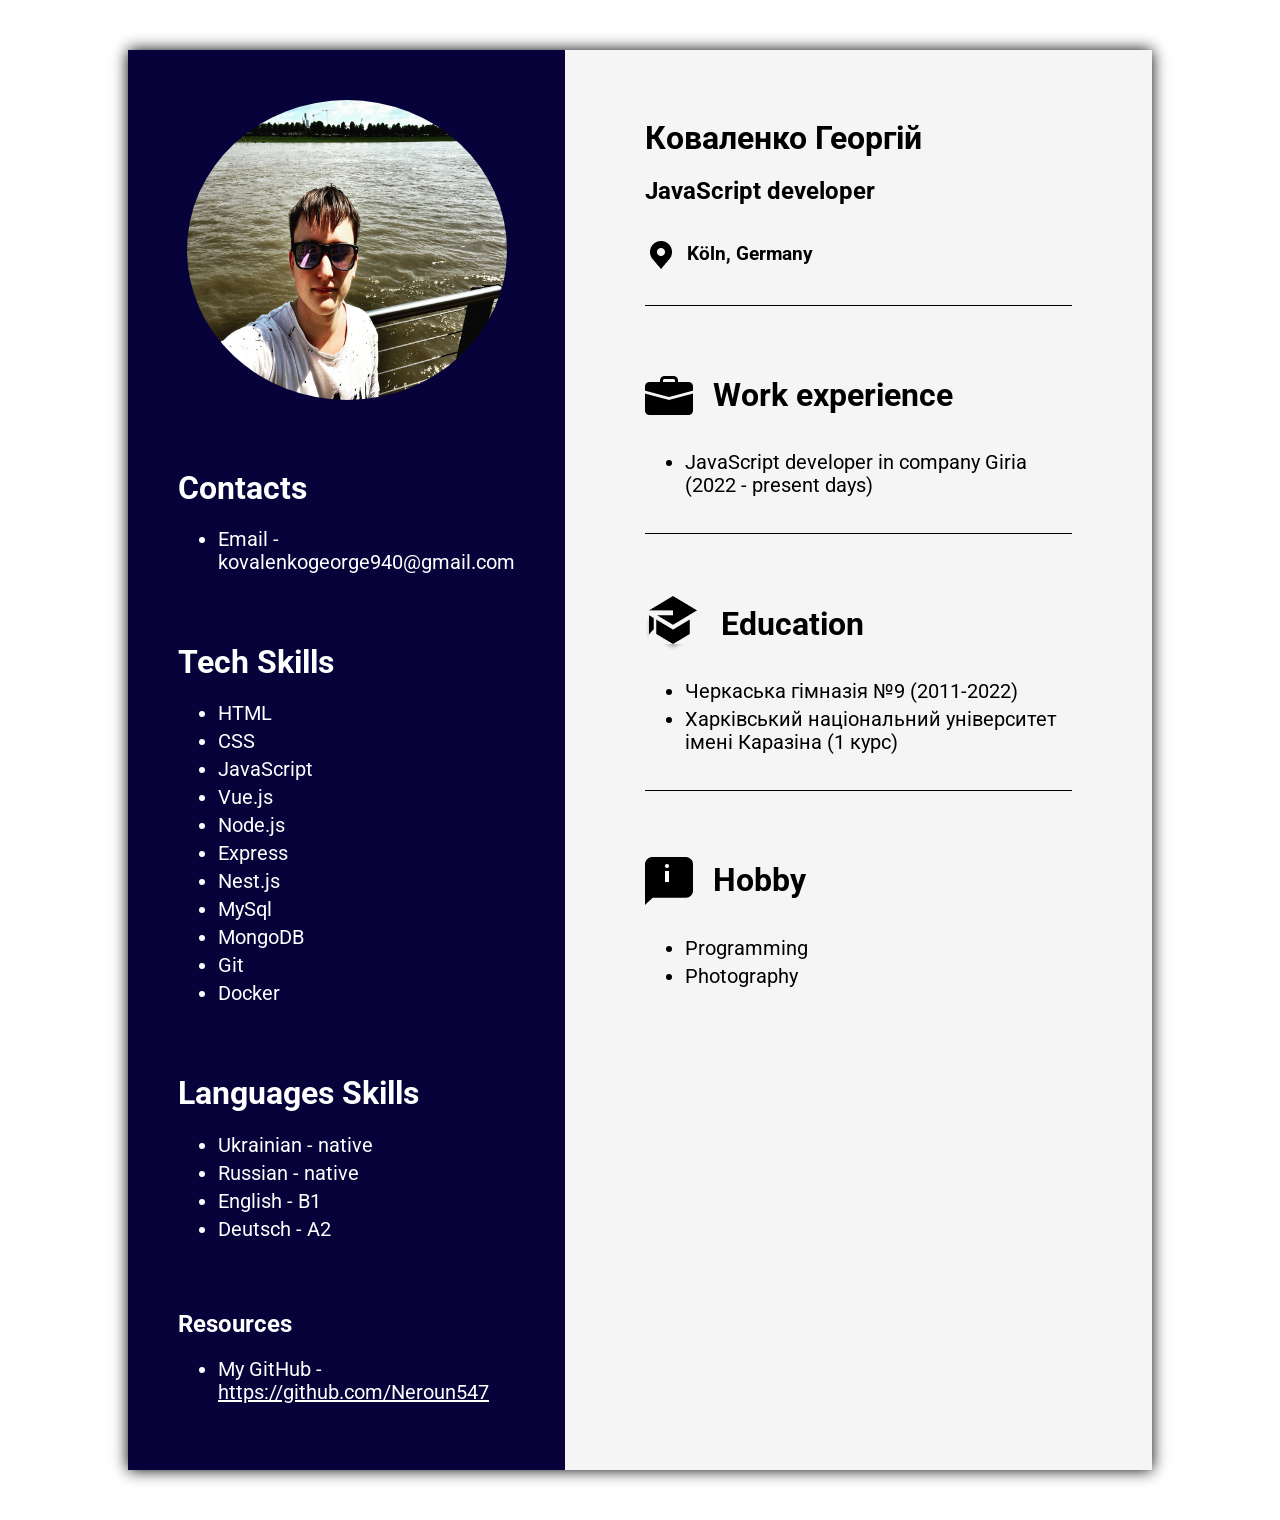
<file: index.html>
<!doctype html>
<html lang="en">
<head>
    <meta charset="UTF-8">
    <meta name="viewport"
          content="width=device-width, user-scalable=no, initial-scale=1.0, maximum-scale=1.0, minimum-scale=1.0">
    <meta http-equiv="X-UA-Compatible" content="ie=edge">
    <link rel="preconnect" href="https://fonts.googleapis.com">
    <link rel="preconnect" href="https://fonts.gstatic.com" crossorigin>
    <link href="https://fonts.googleapis.com/css2?family=Roboto:wght@400;500;700&display=swap" rel="stylesheet">
    <link rel="stylesheet" href="css/normalize.css" type="text/css">
    <link rel="stylesheet" href="css/main.css" type="text/css">
    <link rel="stylesheet" href="css/media.css" type="text/css">
    <title>Document</title>
</head>
<body>
    <div class="wrapper__main">
        <div class="wrapper__skills">
            <div class="wrapper__logo">
                <div class="wrapper__logo-avatar">
                    <img src="./images/avatar.jpeg" alt="avatar">
                </div>
            </div>
            <div class="wrapper__contact-info">
                <h1>Contacts</h1>
                <ul>
                    <li>Email - kovalenkogeorge940@gmail.com</li>
                </ul>
            </div>
            <div class="wrapper__knowledge">
                <div class="wrapper__knowledge-tech-skills">
                    <h1>Tech Skills</h1>
                    <ul>
                        <li>HTML</li>
                        <li>CSS</li>
                        <li>JavaScript</li>
                        <li>Vue.js</li>
                        <li>Node.js</li>
                        <li>Express</li>
                        <li>Nest.js</li>
                        <li>MySql</li>
                        <li>MongoDB</li>
                        <li>Git</li>
                        <li>Docker</li>
                    </ul>
                </div>
                <div class="wrapper__knowledge-languages-skills">
                    <h1>Languages Skills</h1>
                    <ul>
                        <li>Ukrainian - native</li>
                        <li>Russian - native</li>
                        <li>English - B1</li>
                        <li>Deutsch - A2</li>
                    </ul>
                </div>
                <div class="wrapper__knowledge-resources">
                    <h2>Resources</h2>
                    <ul>
                        <li>My GitHub - <a href="https://github.com/Neroun547">https://github.com/Neroun547</a></li>
                    </ul>
                </div>
            </div>
        </div>
        <div class="wrapper__about">
            <div class="wrapper__about-name">
                <h1>Коваленко Георгій</h1>
                <h2>JavaScript developer</h2>
                <div class="wrapper__about-logo-item">
                    <img src="./images/location.png" alt="location">
                    <h3>Köln, Germany</h3>
                </div>
            </div>
            <div class="wrapper__about-exp">
                <div class="wrapper__about-logo-item">
                    <img src="./images/work.png" alt="work">
                    <h1>Work experience</h1>
                </div>
                <ul>
                    <li>JavaScript developer in company Giria (2022 - present days)</li>
                </ul>
            </div>
            <div class="wrapper__about-education">
                <div class="wrapper__about-logo-item">
                    <img src="./images/education.png" alt="education">
                    <h1>Education</h1>
                </div>
                <ul>
                    <li>Черкаська гімназія №9 (2011-2022)</li>
                    <li>Харківський національний університет імені Каразіна (1 курс)</li>
                </ul>
            </div>
            <div class="wrapper__about-hobby">
                <div class="wrapper__about-logo-item">
                    <img src="./images/hobby.png" alt="hobby">
                    <h1>Hobby</h1>
                </div>
                <ul>
                    <li>Programming</li>
                    <li>Photography</li>
                </ul>
            </div>
        </div>
    </div>
</body>
</html>
</file>
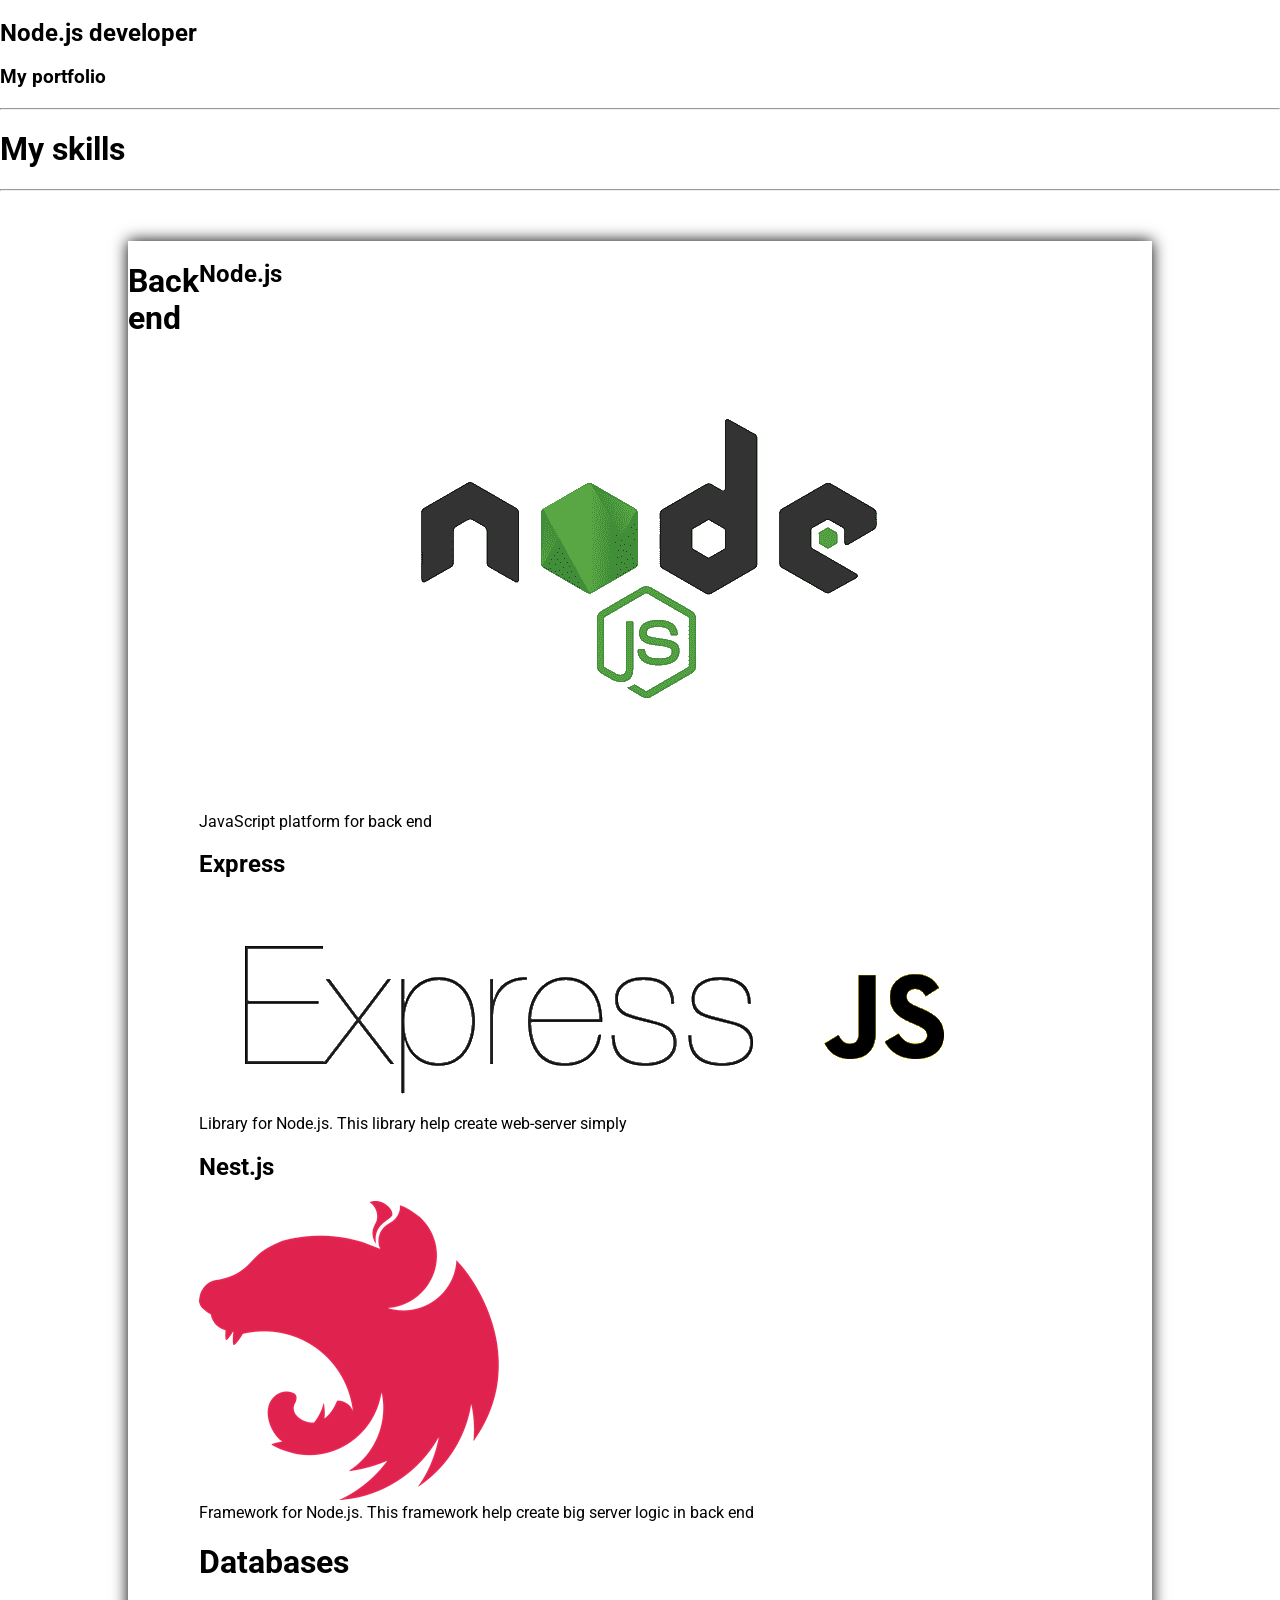
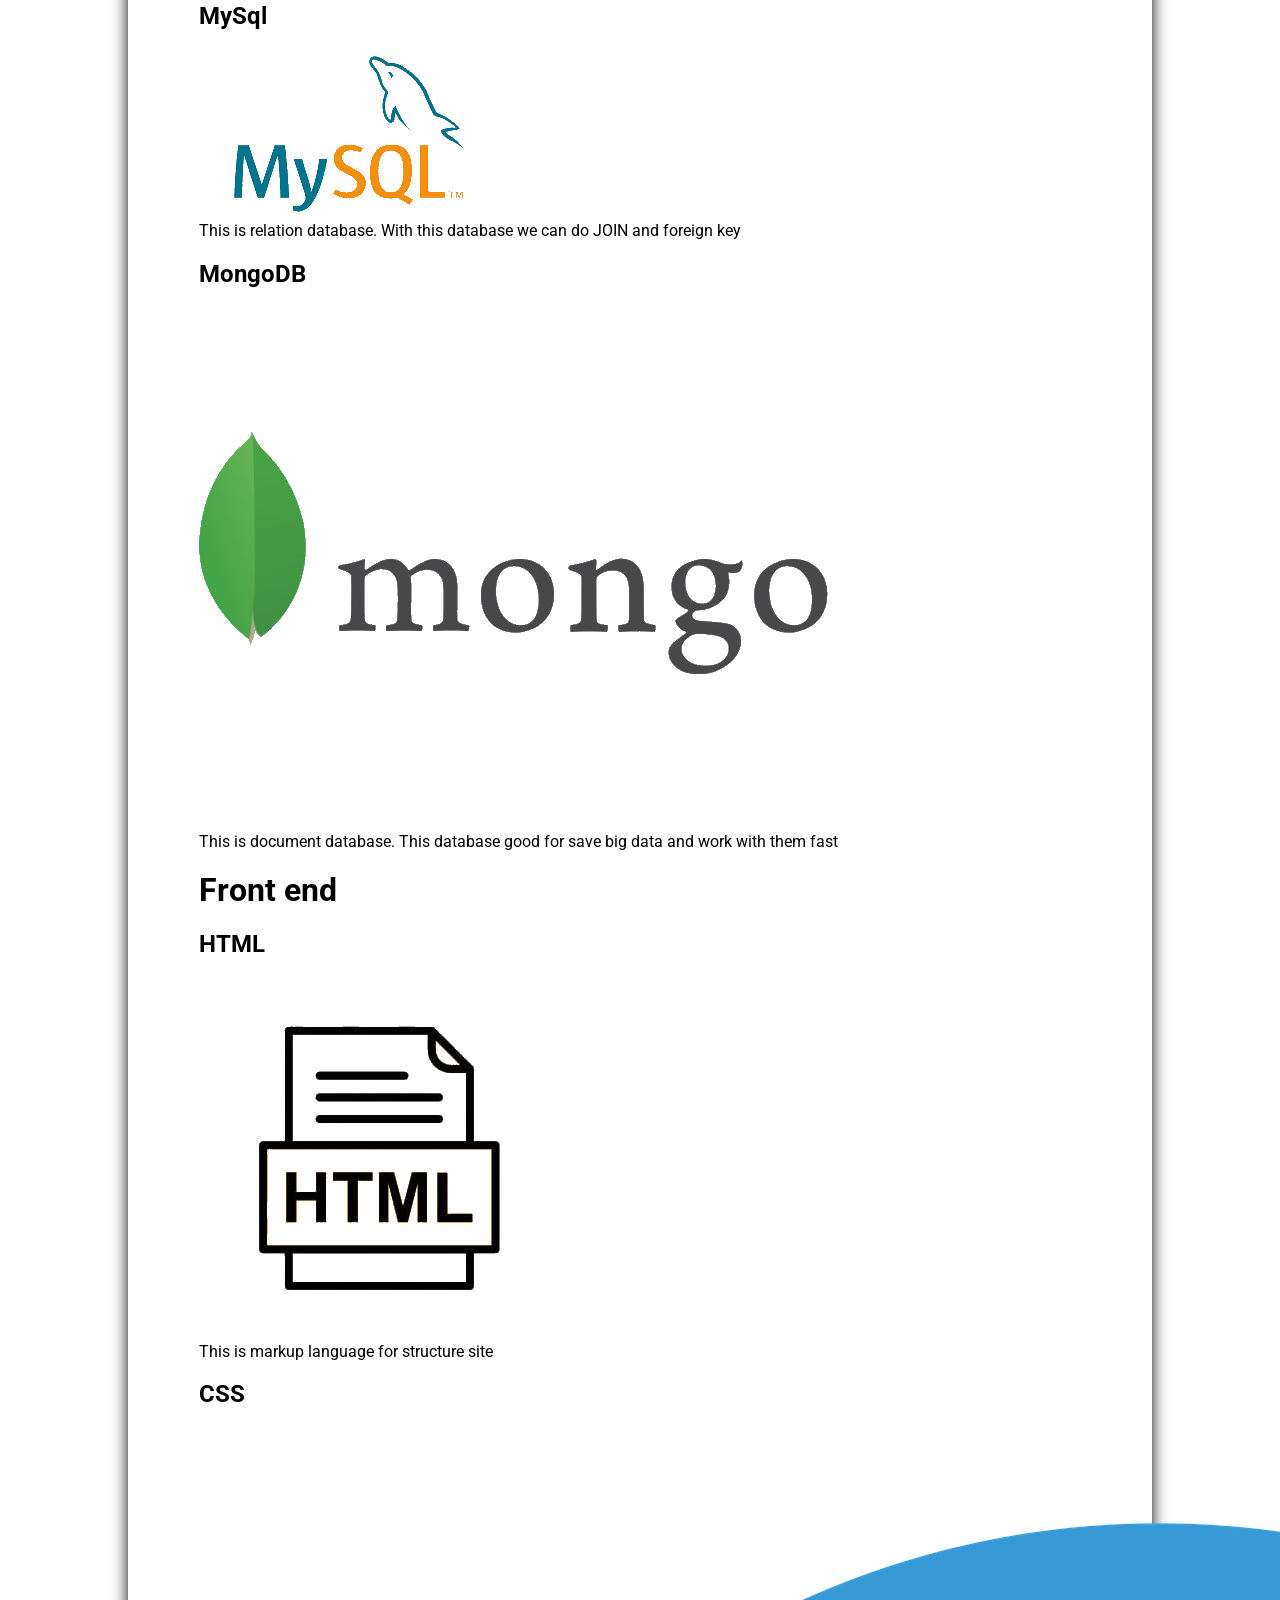
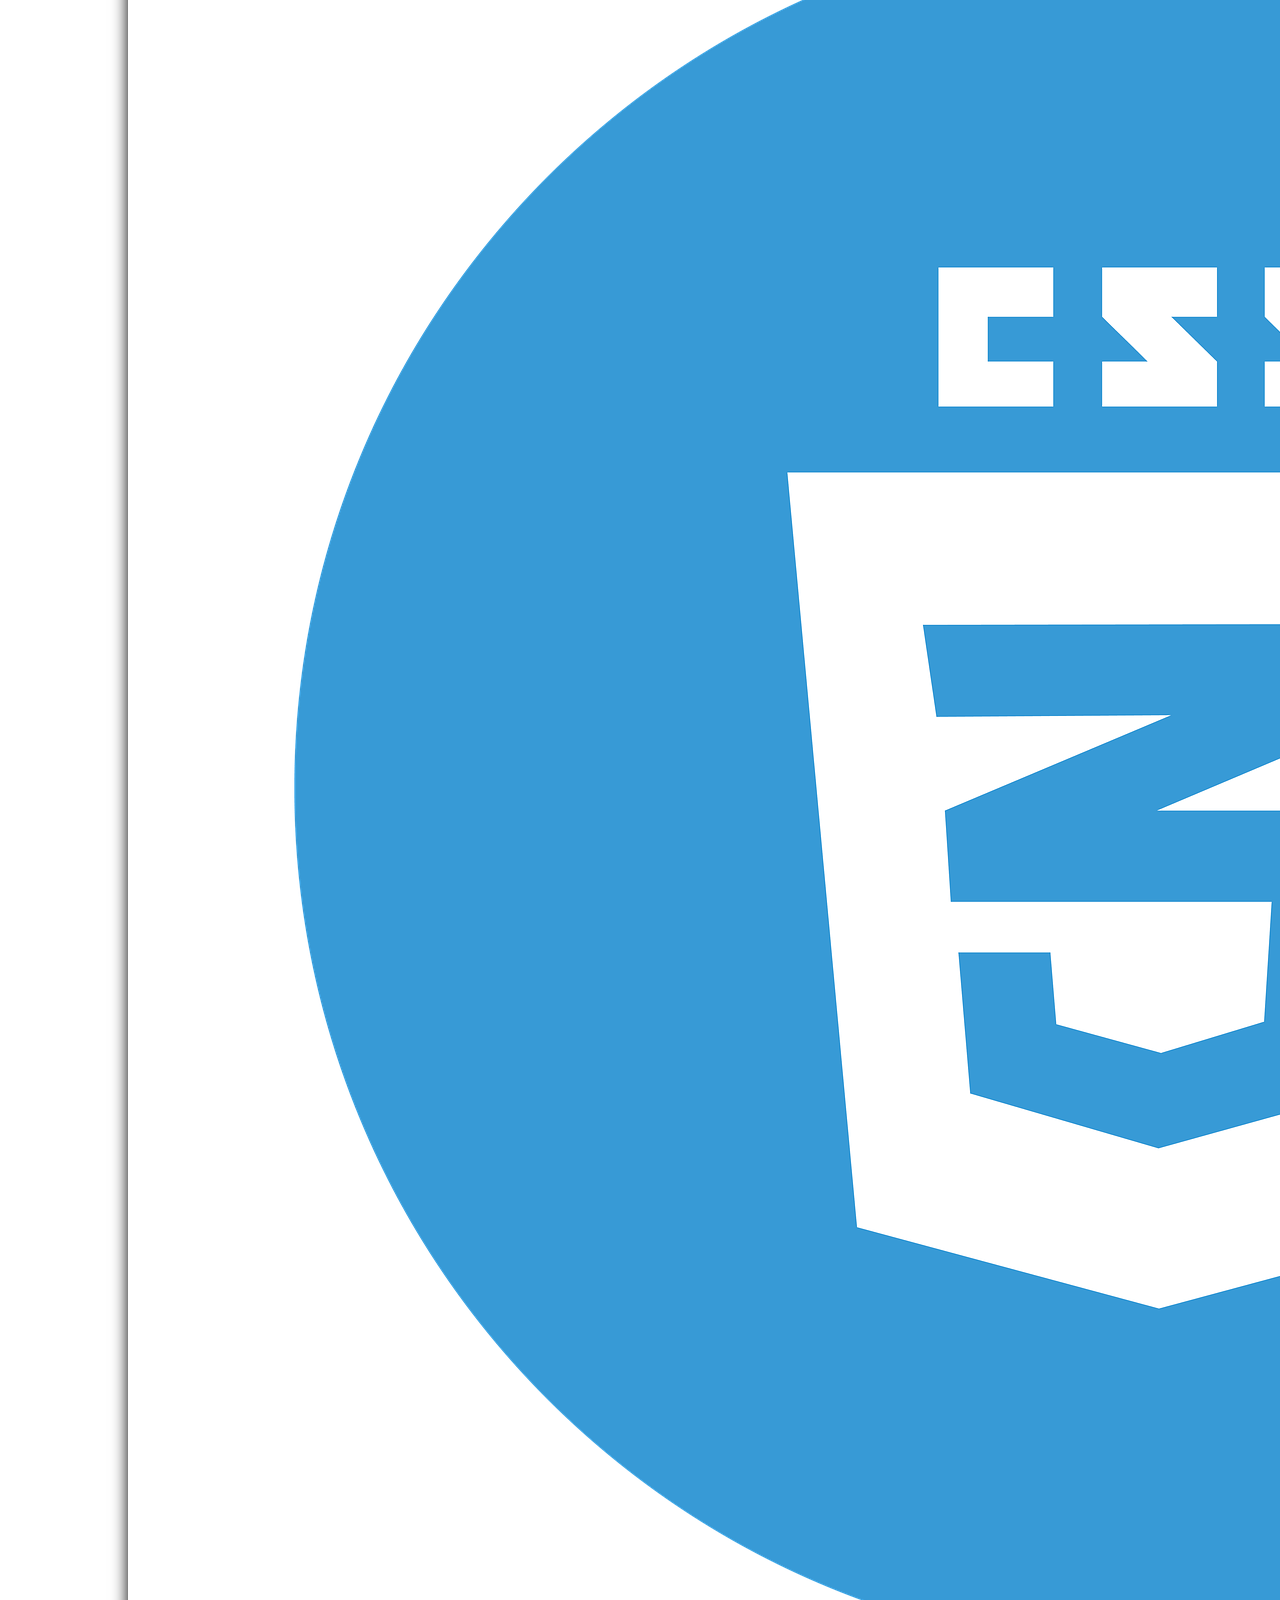
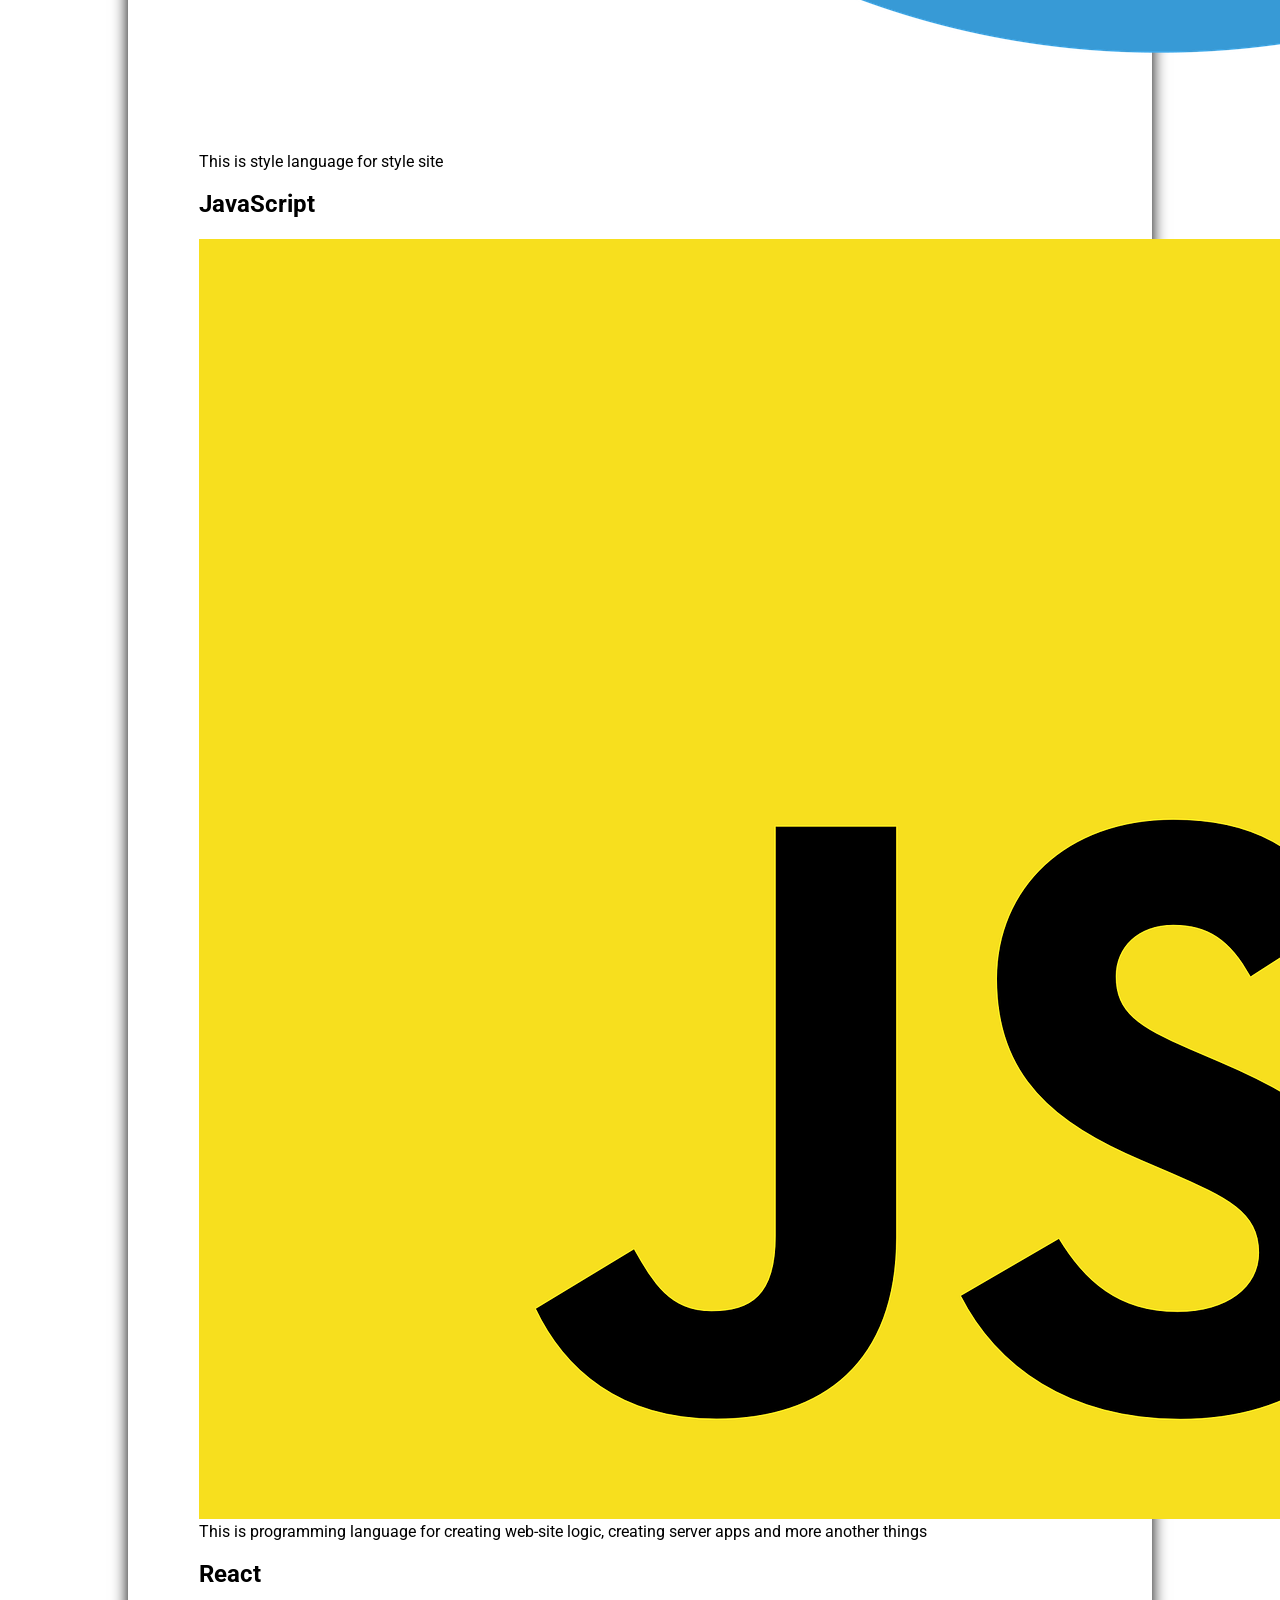
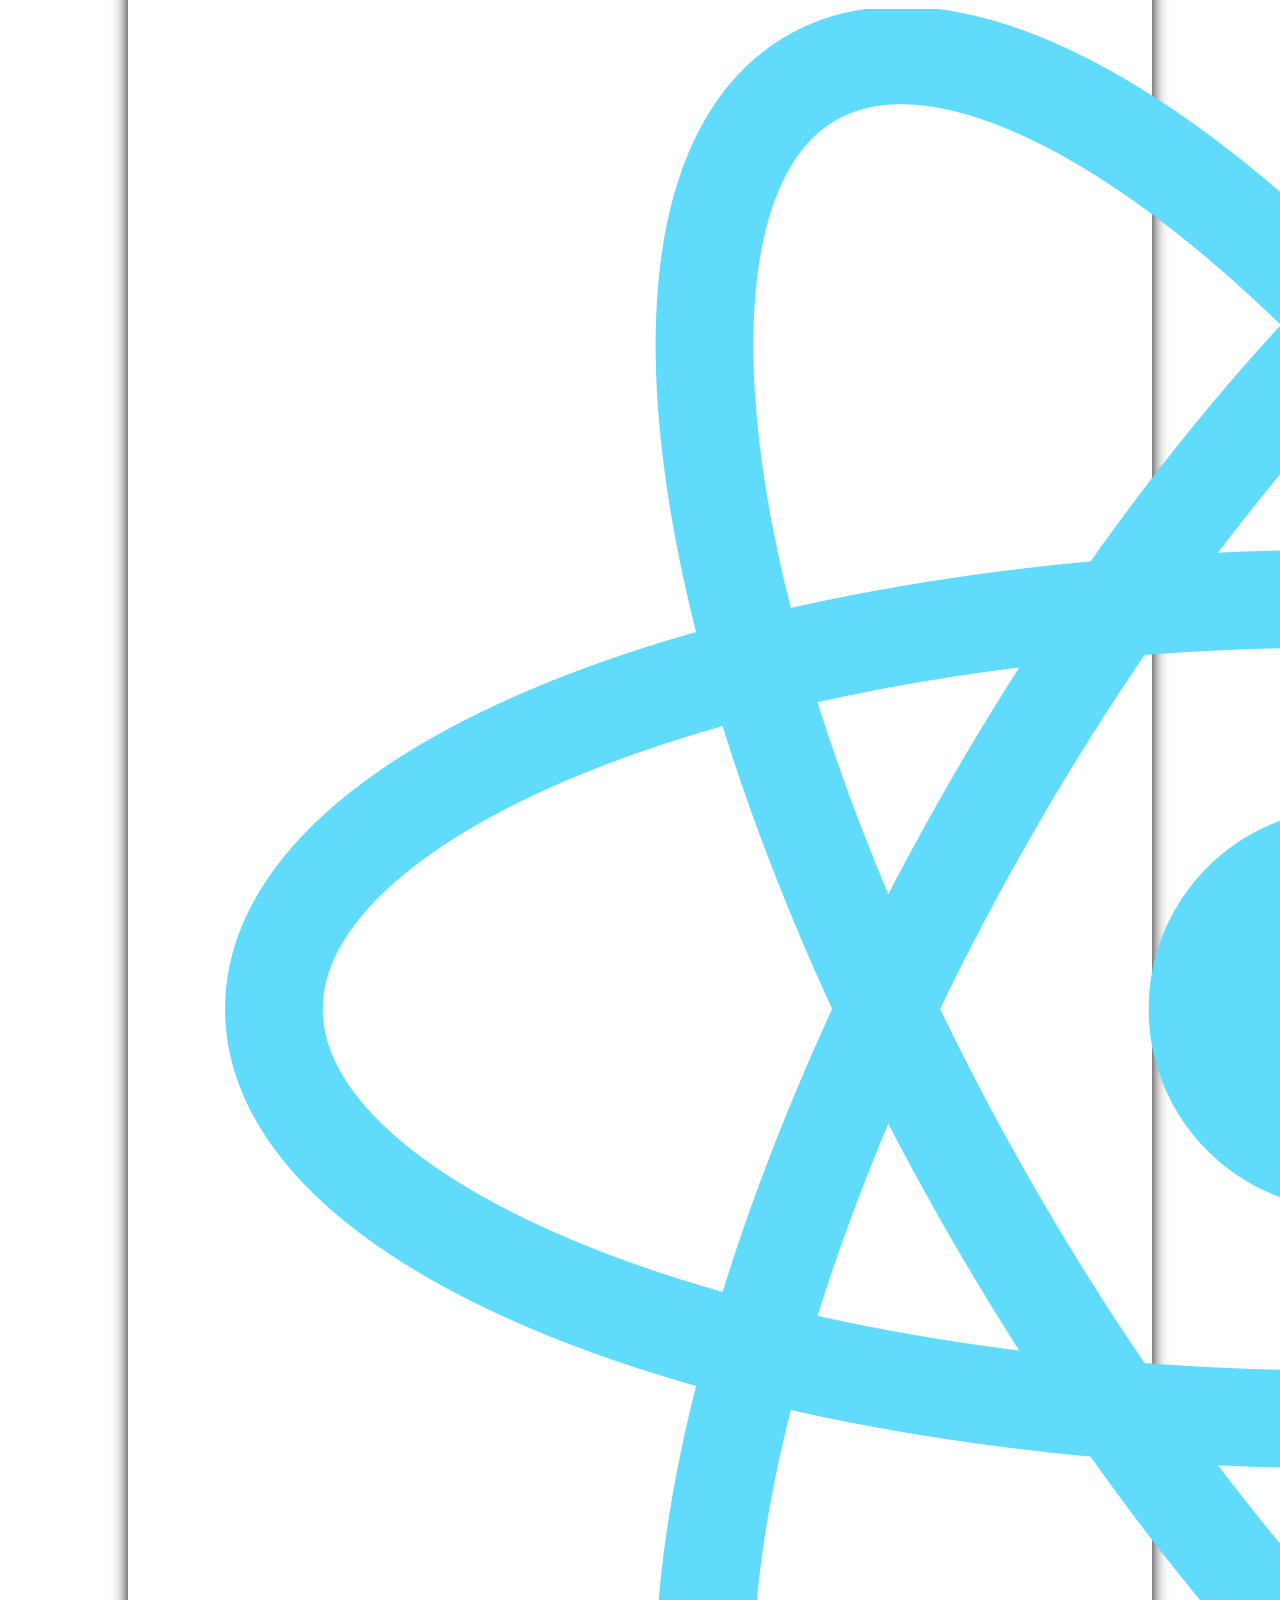
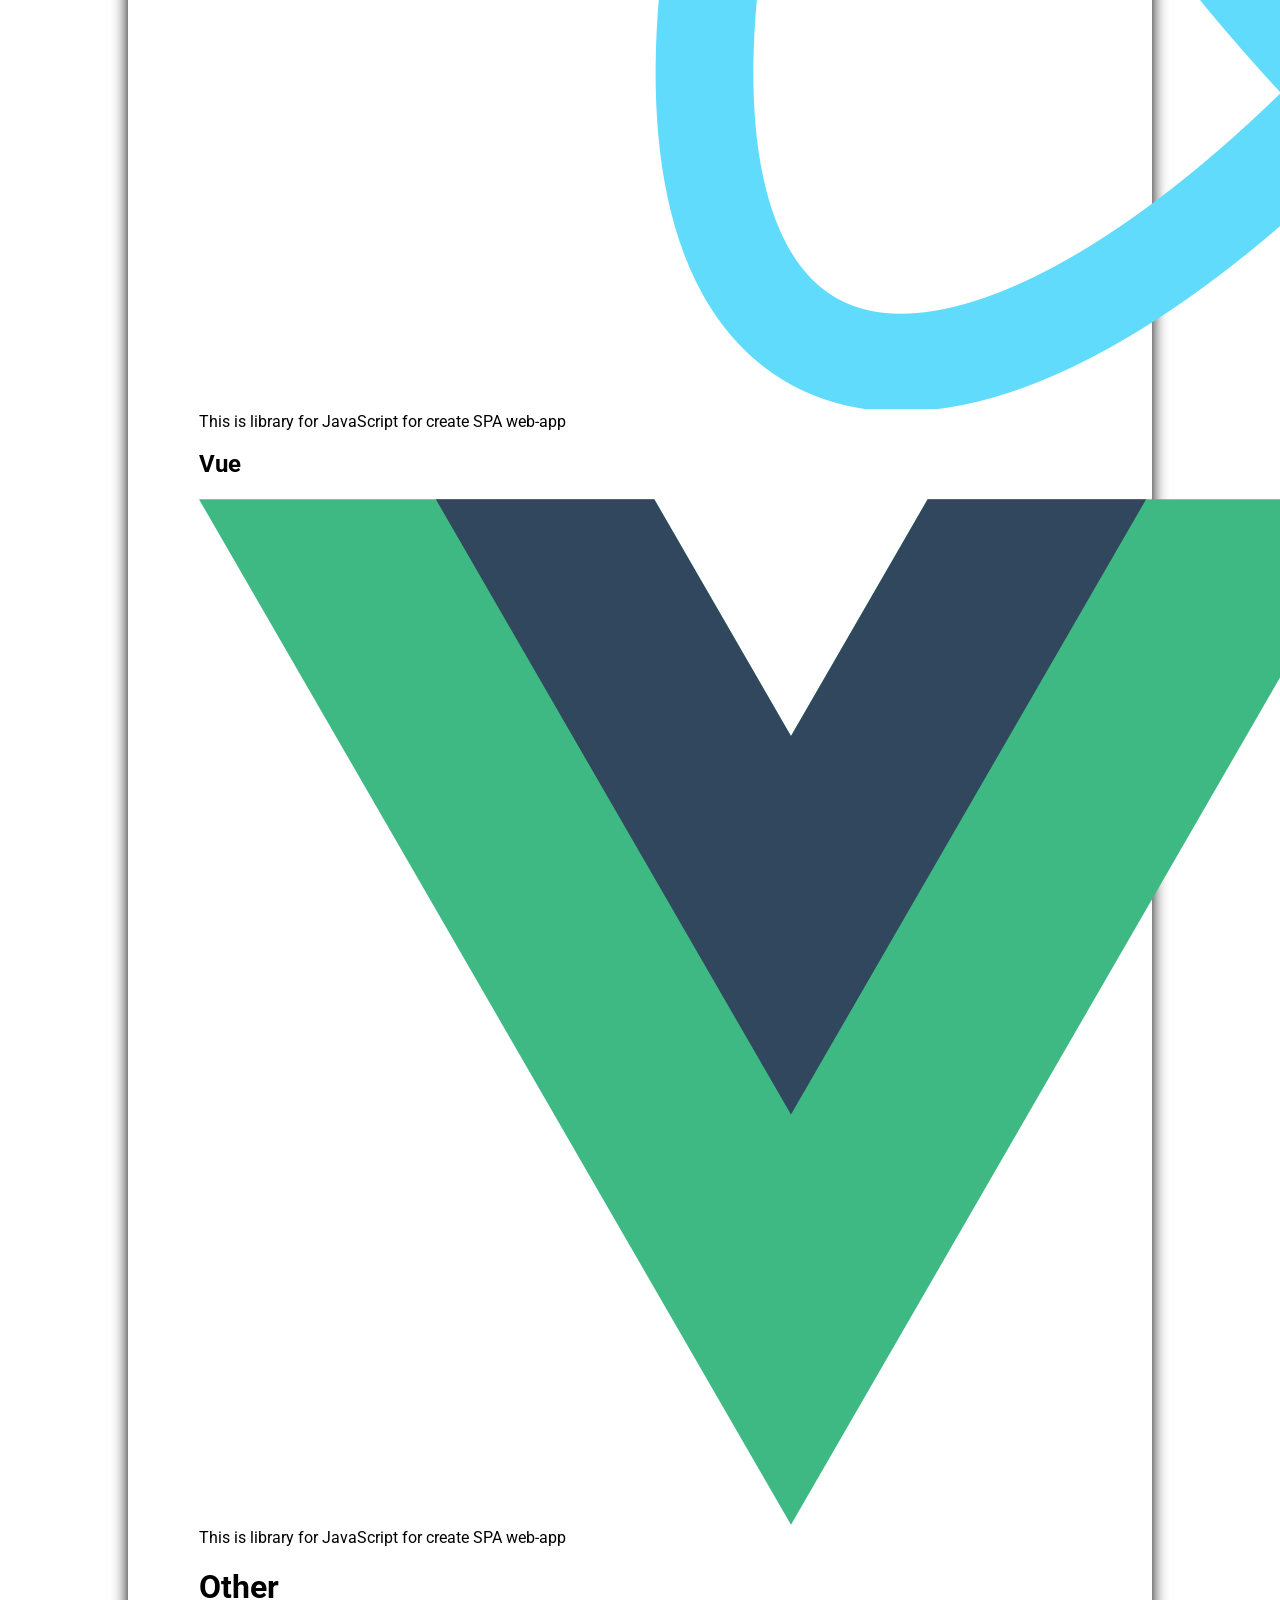
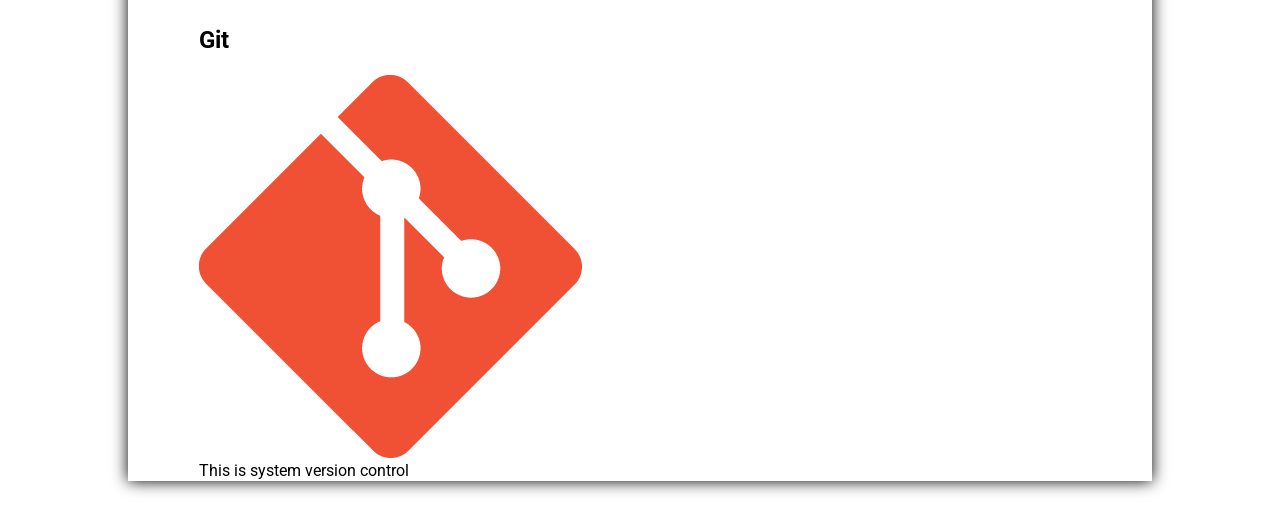
<file: main.html>
<!doctype html>
<html lang="en">
<head>
    <meta charset="UTF-8">
    <meta name="viewport"
          content="width=device-width, user-scalable=no, initial-scale=1.0, maximum-scale=1.0, minimum-scale=1.0">
    <meta http-equiv="X-UA-Compatible" content="ie=edge">
    <link rel="preconnect" href="https://fonts.googleapis.com">
    <link rel="preconnect" href="https://fonts.gstatic.com" crossorigin>
    <link href="https://fonts.googleapis.com/css2?family=Roboto:wght@100;300;700&display=swap" rel="stylesheet">
    <link rel="stylesheet" href="./css/normalize.css">
    <link rel="stylesheet" href="./css/main.css">
    <title>Node.js developer</title>
</head>
<body>
<div class="wrapper__header">
    <div class="header__logo">
        <h2>Node.js developer</h2>
        <h3>My portfolio</h3>
        <hr>
    </div>
    <header class="header">
    </header>
</div>
<div class="skills-logo">
    <h1>My skills</h1>
    <hr>
</div>
<div class="wrapper__main">
    <div class="wrapper__main-logo-skill">
        <h1>Back end</h1>
    </div>
    <div class="wrapper__main-skills">
        <div class="wrapper__main-skills-row">
            <div class="wrapper__main-skills-row-card">
                <h2>Node.js</h2>
                <img src="./img/node-js.png" class="img-node">
                <div class="wrapper__main-skills-row-card-description">
                    JavaScript platform for back end
                </div>
            </div>
            <div class="wrapper__main-skills-row-card">
                <h2>Express</h2>
                <img src="./img/express-js.png" class="img-express">
                <div class="wrapper__main-skills-row-card-description">
                    Library for Node.js. This library help create web-server simply
                </div>
            </div>
            <div class="wrapper__main-skills-row-card">
                <h2>Nest.js</h2>
                <img src="./img/nest-js.png" class="img-nest">
                <div class="wrapper__main-skills-row-card-description">
                    Framework for Node.js. This framework help create big server logic in back end
                </div>
            </div>
        </div>

        <div class="wrapper__main-logo-skill">
            <h1>Databases</h1>
        </div>
        <div class="wrapper__main-skills-row">
            <div class="wrapper__main-skills-row-card">
                <h2>MySql</h2>
                <img src="./img/mysql.png" class="img-mysql">
                <div class="wrapper__main-skills-row-card-description">
                    This is relation database. With this database we can do JOIN and foreign key
                </div>
            </div>
            <div class="wrapper__main-skills-row-card">
                <h2>MongoDB</h2>
                <img src="./img/mongo.png" class="img-mongo">
                <div class="wrapper__main-skills-row-card-description">
                    This is document database. This database good for save big data and work with them fast
                </div>
            </div>
        </div>

        <div class="wrapper__main-logo-skill">
            <h1>Front end</h1>
        </div>
        <div class="wrapper__main-skills-row">
            <div class="wrapper__main-skills-row-card">
                <h2>HTML</h2>
                <img src="./img/html.png" class="img-html">
                <div class="wrapper__main-skills-row-card-description">
                    This is markup language for structure site
                </div>
            </div>
            <div class="wrapper__main-skills-row-card">
                <h2>CSS</h2>
                <img src="./img/css.png" class="img-html">
                <div class="wrapper__main-skills-row-card-description">
                    This is style language for style site
                </div>
            </div>
            <div class="wrapper__main-skills-row-card">
                <h2>JavaScript</h2>
                <img src="./img/javascript.png" class="img-html">
                <div class="wrapper__main-skills-row-card-description">
                    This is programming language for creating web-site logic, creating server apps and more another things
                </div>
            </div>
        </div>
        <div class="wrapper__main-skills-row">
            <div class="wrapper__main-skills-row-card">
                <h2>React</h2>
                <img src="./img/react.png" class="img-react">
                <div class="wrapper__main-skills-row-card-description">
                    This is library for JavaScript for create SPA web-app
                </div>
            </div>
            <div class="wrapper__main-skills-row-card">
                <h2>Vue</h2>
                <img src="./img/vue.png" class="img-react">
                <div class="wrapper__main-skills-row-card-description">
                    This is library for JavaScript for create SPA web-app
                </div>
            </div>
        </div>

        <div class="wrapper__main-logo-skill">
            <h1>Other</h1>
        </div>
        <div class="wrapper__main-skills-row">
            <div class="wrapper__main-skills-row-card">
                <h2>Git</h2>
                <img src="./img/git.png" class="img-react">
                <div class="wrapper__main-skills-row-card-description">
                    This is system version control
                </div>
            </div>
        </div>
    </div>
    <hr>
    <div class="wrapper__main-logo-skill">
        <h1>Integrations</h1>
    </div>
    <div class="wrapper__integration">
        <div class="wrapper__main-skills-row">
            <a href="https://gosha.app" class="wrapper__resource-link" target=”_blank>
                <div class="wrapper__main-skills-row-card">
                    <h2>My internet resource</h2>
                    <img src="./img/internet.png" class="img-internet">
                </div>
            </a>
            <a href="https://github.com/Neroun547" class="wrapper__resource-link" target=”_blank>
                <div class="wrapper__main-skills-row-card">
                    <h2>My GitHub</h2>
                    <img src="./img/github.png" class="img-internet">
                </div>
            </a>
        </div>
    </div>

    <div class="wrapper__contacts">
        <div class="wrapper__contacts-logo">
            <h1>Contacts: </h1>
        </div>
        <div class="wrapper__avatar">
            <img src="./img/avatar.jpg" alt="">
        </div>
        <div class="wrapper__contacts-contacts">
            <ul>
                <li>Email: kovalenkogeorge940@gmail.com</li>
                <li>Instagram: jabka68128</li>
            </ul>
        </div>
    </div>
</div>
<footer>

</footer>
</body>
</html>
</file>
<file: css/main.css>
* {
    font-family: 'Roboto', sans-serif;
}

.wrapper__main {
    display: flex;
    width: 80%;
    margin: 0 auto;
    margin-top: 50px;
    margin-bottom: 50px;
    box-shadow: 0px 0px 15px black;
}

.wrapper__logo-avatar {
    width: 320px;
    height: 300px;
    display: block;
    margin: 0 auto;
}

.wrapper__logo-avatar img {
    width: 320px;
    height: 300px;
    border-radius: 50%;
}

.wrapper__knowledge {
    margin-top: 70px;
}

.wrapper__knowledge-languages-skills {
    margin-top: 70px;
}

.wrapper__knowledge-resources {
    margin-top: 70px;
}

.wrapper__knowledge-resources a {
    color: #fff;
}

.wrapper__contact-info {
    margin-top: 70px;
}

.wrapper__contact-info li {
    font-size: 18px;
}

.wrapper__skills {
    padding: 50px;
    background-color: #07033a;
    color: #fff;
}

.wrapper__about {
    background-color: #f5f5f5;
    width: 70%;
    padding-left: 80px;
    padding-right: 80px;
}

.wrapper__skills li {
    font-size: 20px;
    margin-top: 5px;
}

.wrapper__about li {
    font-size: 20px;
    margin-top: 5px;
}

.wrapper__about-name {
    margin-top: 70px;
    border-bottom: 1px solid #000;
    padding-bottom: 20px;
}

.wrapper__about-logo-item {
    display: flex;
    align-items: center;
}

.wrapper__about-logo-item h3 {
    margin-left: 10px;
}

.wrapper__about-logo-item h1 {
    margin-left: 20px;
}

.wrapper__about-location img {
    width: 30px;
    height: 30px;
}

.wrapper__about-exp {
    margin-top: 50px;
    border-bottom: 1px solid #000;
    padding-bottom: 20px;
}

.wrapper__about-education {
    margin-top: 50px;
    border-bottom: 1px solid #000;
    padding-bottom: 20px;
}

.wrapper__about-hobby {
    margin-top: 50px;
}
</file>
<file: css/media.css>
@media screen and (max-width: 1180px) {
    .wrapper__main {
        flex-direction: column-reverse;
    }
    .wrapper__about {
        width: auto;
        padding-bottom: 50px;
    }
}

@media screen and (max-width: 600px) {
    .wrapper__main {
        width: auto;
    }
    .wrapper__skills li {
        font-size: 16px;
    }

    .wrapper__skills h1 {
        font-size: 22px;
    }

    .wrapper__about li {
        font-size: 16px;
    }
    .wrapper__about h1 {
        font-size: 22px;
    }
    .wrapper__about h2 {
        font-size: 20px;
    }

    .wrapper__logo-avatar {
        width: 210px;
        height: 200px;
    }

    .wrapper__logo-avatar img {
        width: 210px;
        height: 200px;
    }

    .wrapper__about-logo-item img {
        width: 30px;
        height: 30px;
    }
}
</file>
